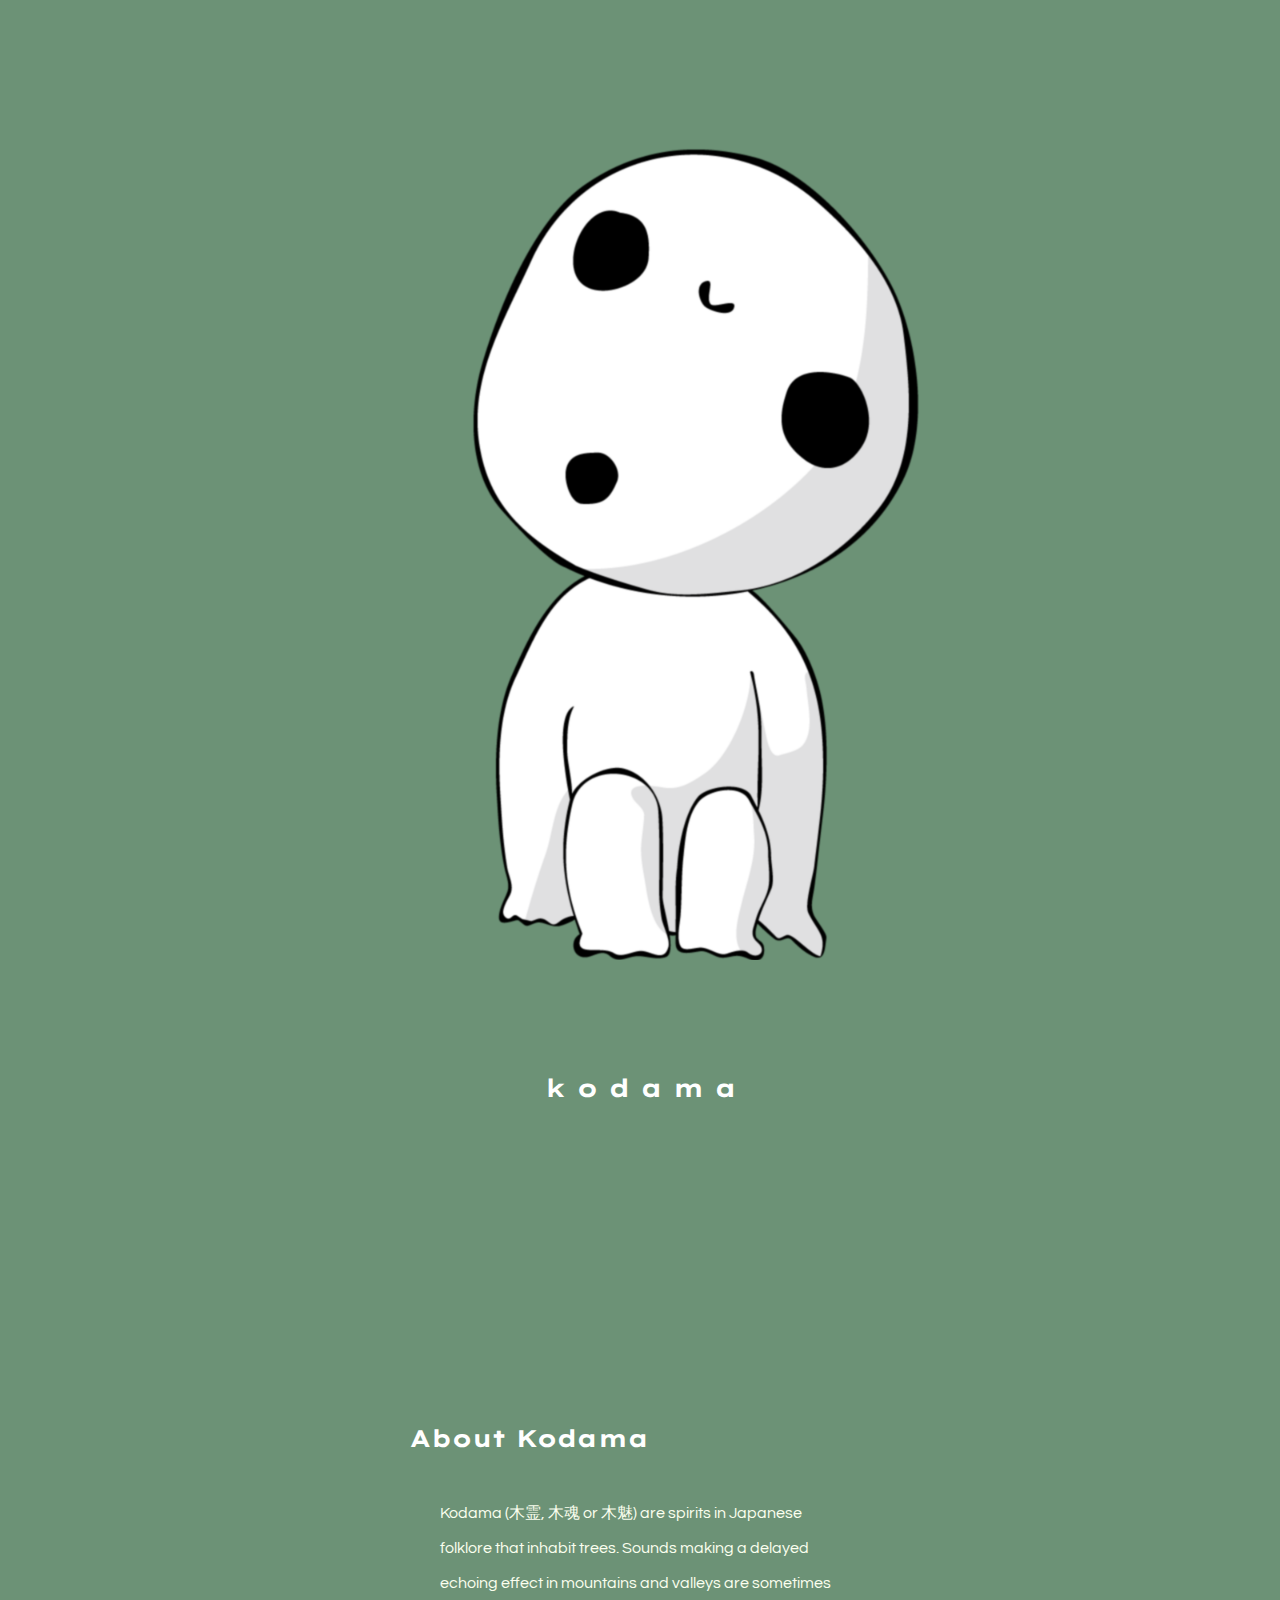
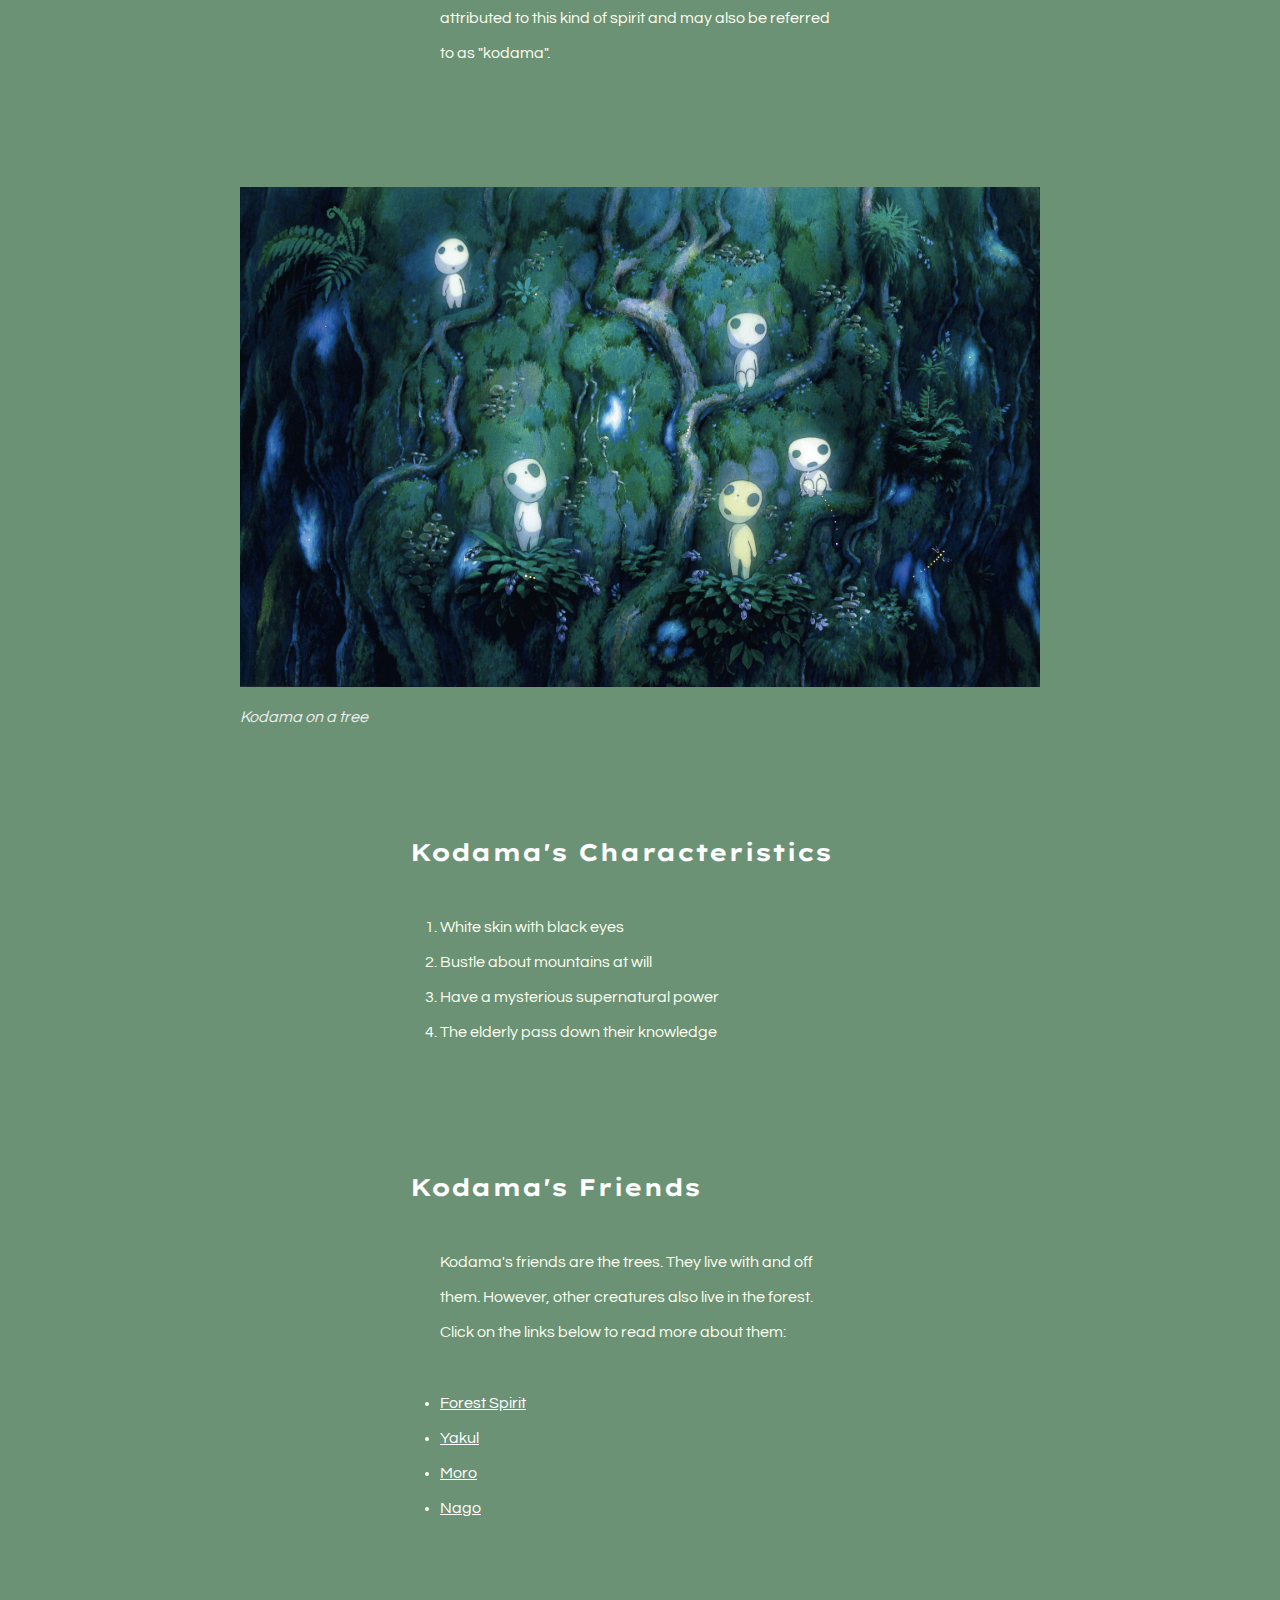
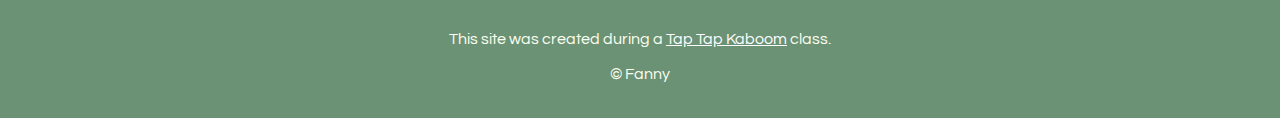
<file: index.html>
<!DOCTYPE html>
<html>
<head>
	<title>Kodama</title>
	<link rel="icon" href="img/kodama_avatar.png" />
	<link href="https://fonts.googleapis.com/css2?family=Lexend+Giga&display=swap" rel="stylesheet">
	<link href="https://fonts.googleapis.com/css2?family=Questrial&display=swap" rel="stylesheet">
	<link rel="stylesheet" type="text/css" href="css/hero.css">
</head>
<body>
	<!-- Header element -->
	<header>
		<img src="img/kodama_avatar.png">
		<h1>k o d a m a</h1>
	</header>

	<!-- Main element -->
	<main>
		<h2>About Kodama</h2>
		<p>Kodama (木霊, 木魂 or 木魅) are spirits in Japanese folklore that inhabit trees. Sounds making a delayed echoing effect in mountains and valleys are sometimes attributed to this kind of spirit and may also be referred to as "kodama".</p>
		<img src="img/kodama_forest.jpg">
		<p class="caption">Kodama on a tree</p>

		<!-- Characteristics -->
		<h2>Kodama's Characteristics</h2>
		<ol>
			<li>White skin with black eyes</li>
			<li>Bustle about mountains at will</li>
			<li>Have a mysterious supernatural power</li>
			<li>The elderly pass down their knowledge</li>
		</ol>

		<!-- Friends -->
		<h2>Kodama's Friends</h2>
		<p>Kodama's friends are the trees. They live with and off them. However, other creatures also live in the forest. Click on the links below to read more about them:</p>
		<ul>
			<li><a target="_blank" href="https://ghibli.fandom.com/wiki/Forest_Spirit">Forest Spirit</a></li>
			<li><a target="_blank" href="https://ghibli.fandom.com/wiki/Yakul">Yakul</a></li>
			<li><a target="_blank" href="https://ghibli.fandom.com/wiki/Moro">Moro</a></li>
			<li><a target="_blank" href="https://ghibli.fandom.com/wiki/Nago">Nago</a></li>
		</ul>

	</main>

	<!-- Footer element -->
	<footer>
		<p>This site was created during a <a target="_blank" href="https://taptapkaboom.com">Tap Tap Kaboom</a> class. <br> &copy; Fanny</p>
	</footer>
</body>
</html>
</file>
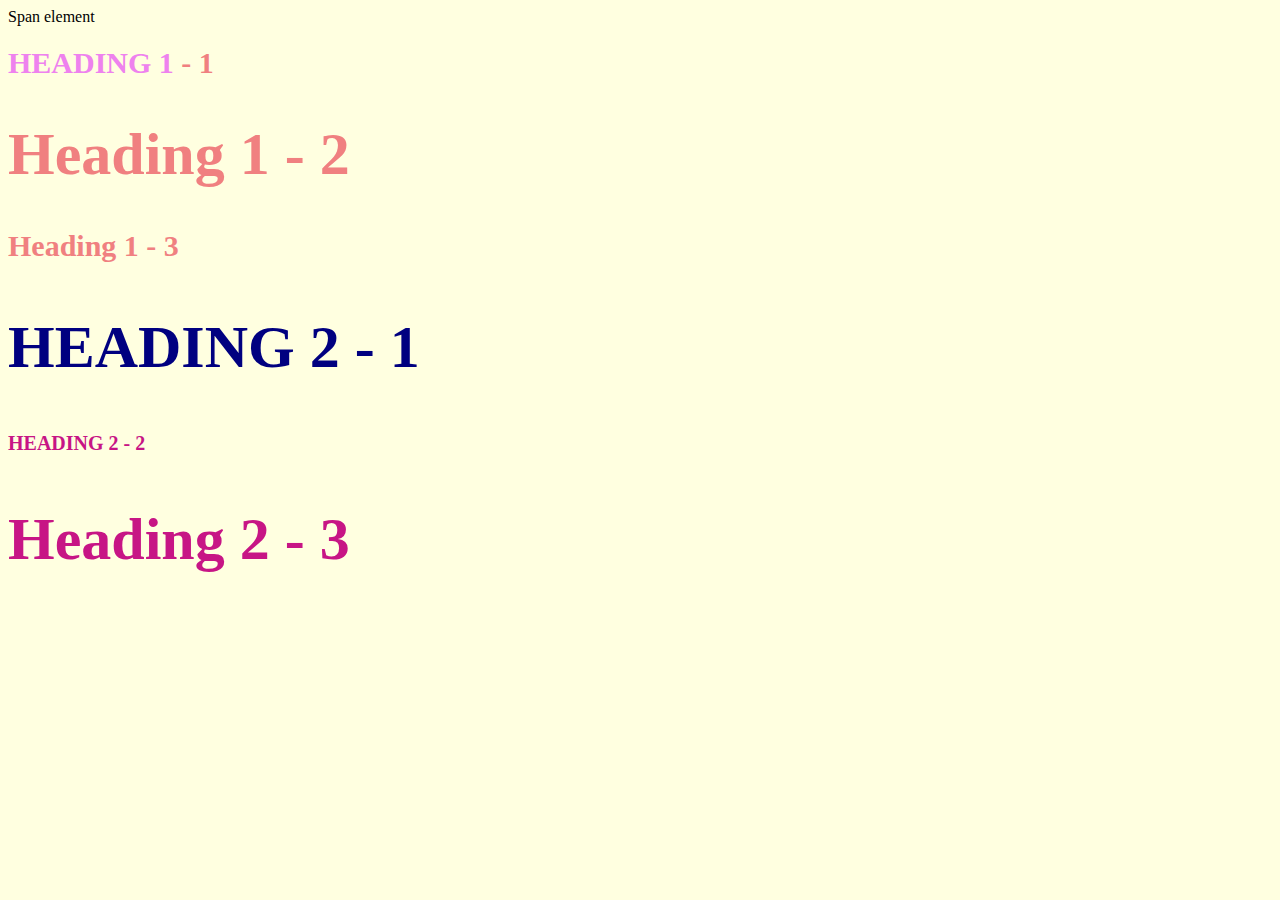
<file: style-test.html>
<!DOCTYPE html>
<html>
<head>
	<title>Style test</title>
	<link rel="stylesheet" type="text/css" href="css/test.css">
</head>
<body>
	<span>Span element</span>
	<h1 class="uppercase"><span>Heading 1</span> - 1</h1>
	<h1 class="big">Heading 1 - 2</h1>
	<h1>Heading 1 - 3</h1>
	<h2 class="big uppercase">Heading 2 - 1</h2>
	<h2 class="uppercase">Heading 2 - 2</h2>
	<h2 class="big">Heading 2 - 3</h2>

</body>
</html>
</file>
<file: css/hero.css>
h1, h2{
	font-family: 'Lexend Giga', sans-serif;
	color: white;
}

body{
	background-color: #6C9276;
	line-height: 35px;
	font-family: 'Questrial', sans-serif;
	color: #FBFFEF;
	margin: 0 auto;
}


header{
	text-align: center;
	padding-bottom: 200px;
}

header h1{
	padding-top: 80px;
	font-size: 25px;

}

header img{
	max-width: 100%;
}

main{
	max-width: 800px;
	margin: 0 auto;
}

main img{
	max-width: 100%;
	padding: 80px 0 0 0;
}

h2{
	size: 35px;
	padding: 80px 170px 0 170px;
}

p{
	padding: 20px 200px;
}

ol{
	padding: 20px 200px;
}

ul{
	padding: 0 200px;
}

footer p{
	padding: 80px 200px 10px 200px;
	text-align: center;
}

a{
	color: white;
}
a:hover{
	color: #617E5F;
}

p.caption{
	color: #EEEEEE;
	font-style: italic;
	margin-top: 0;
	padding: 0;
}
</file>
<file: css/test.css>
body{
	background-color: lightyellow;
}
h1{
	font-size: 30px;
	color: lightcoral;
}

h2{
	color: mediumvioletred;
	font-size: 20px;
}

.big{
	font-size: 60px;
}

.uppercase{
	text-transform: uppercase;
}

.big.uppercase{
	color: navy;
}

h1 span{
	color: violet;
}
</file>
